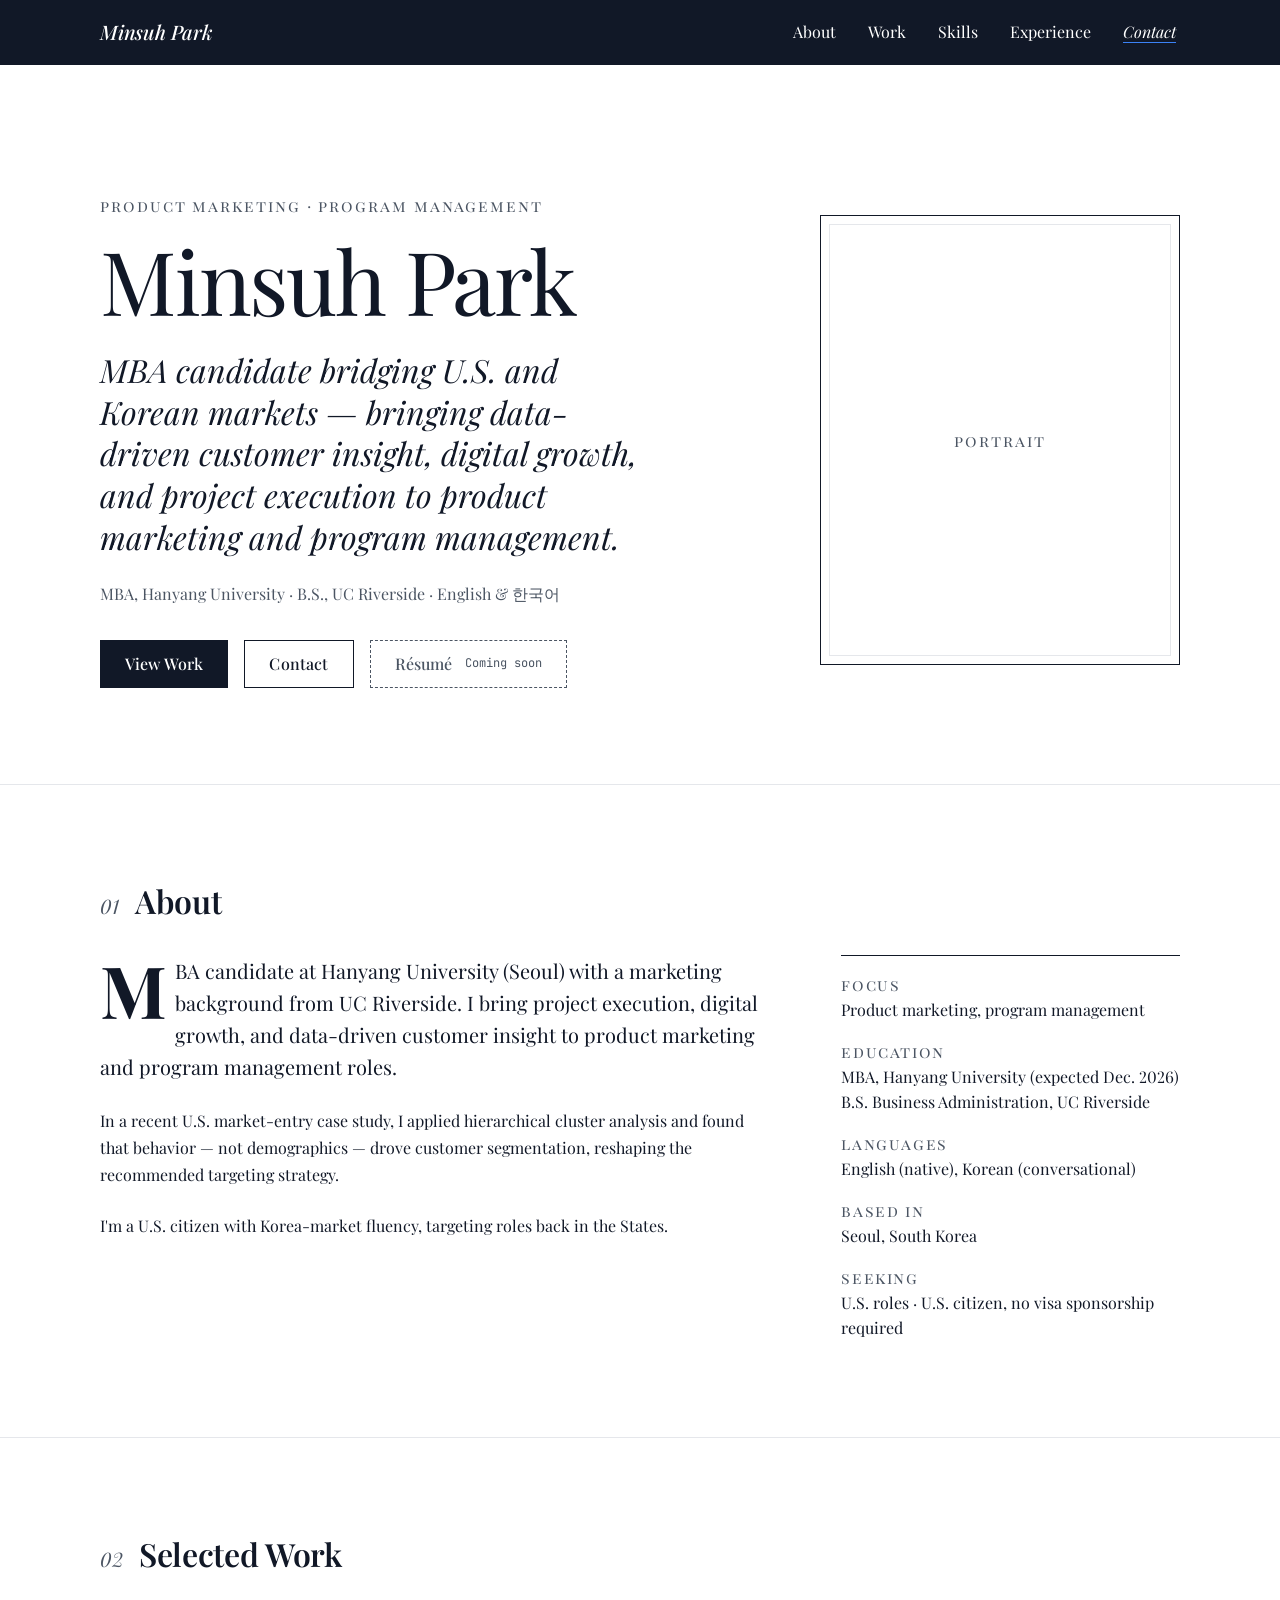
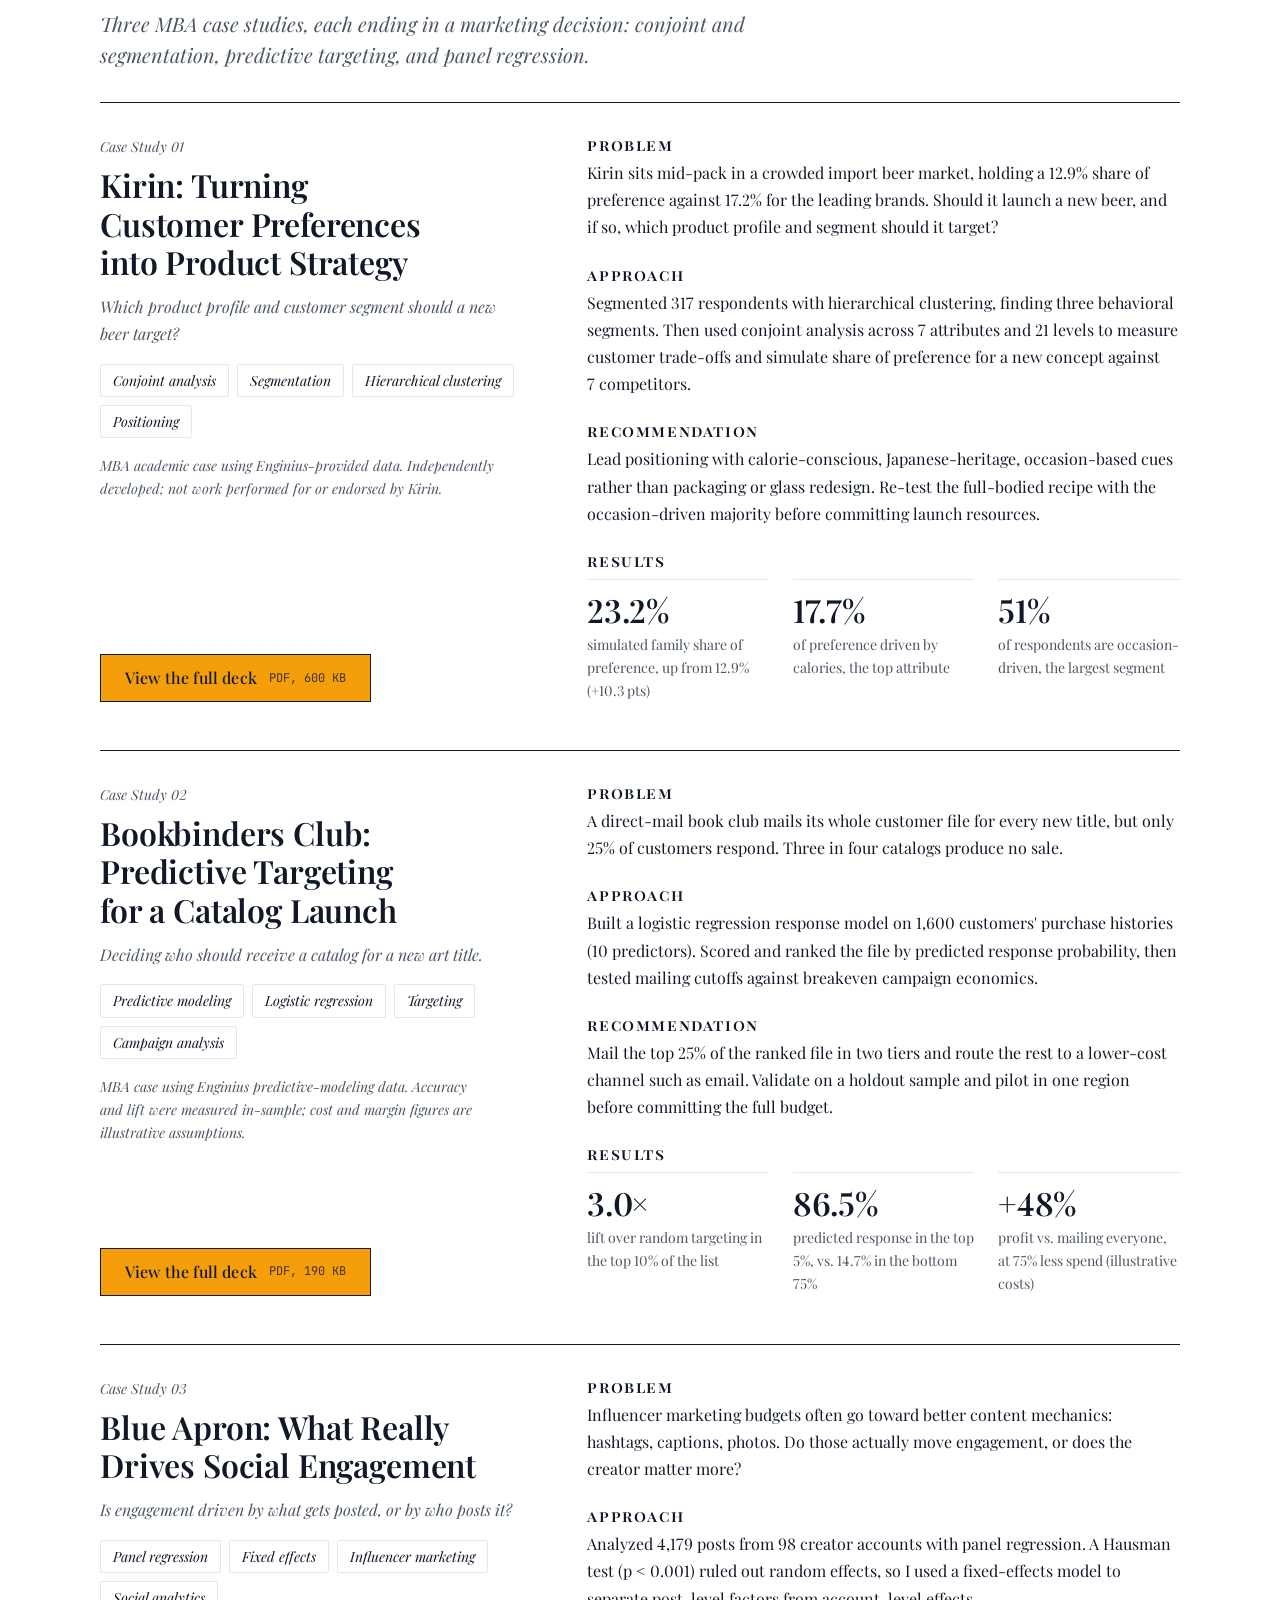
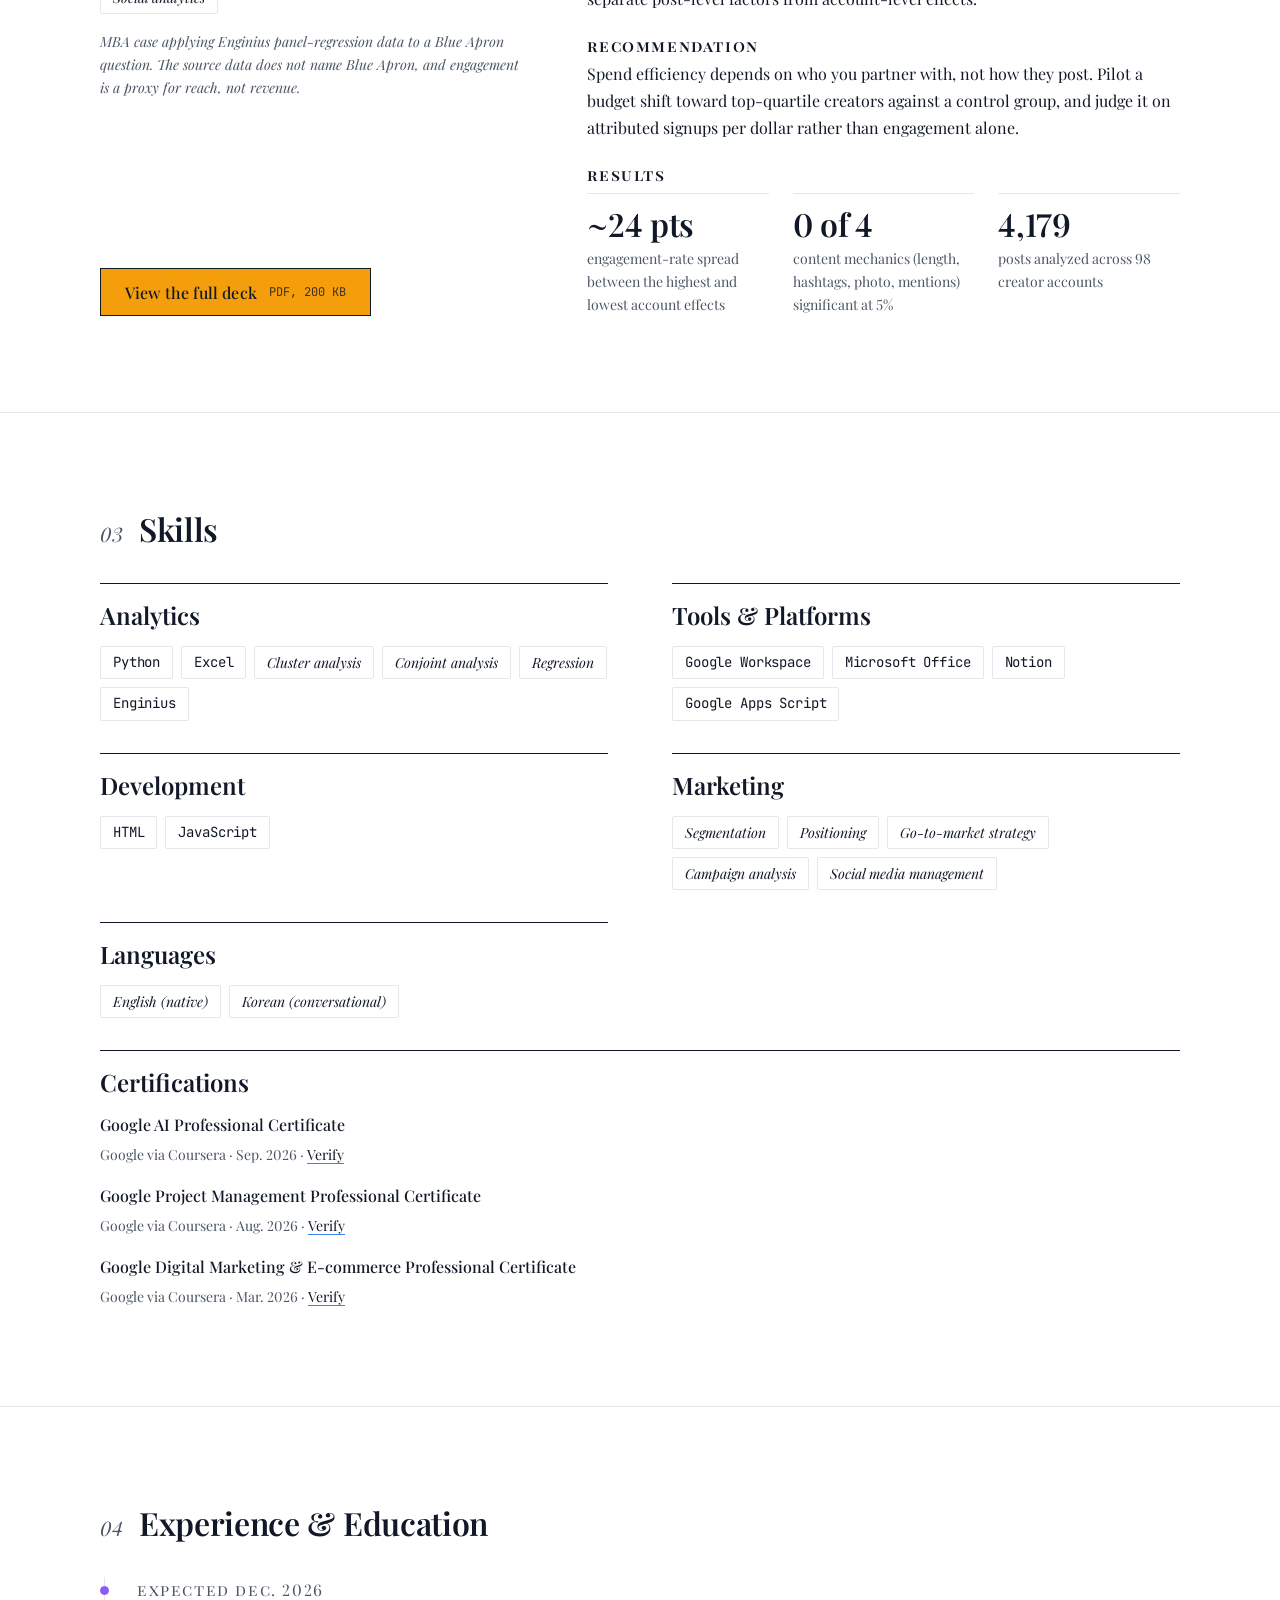
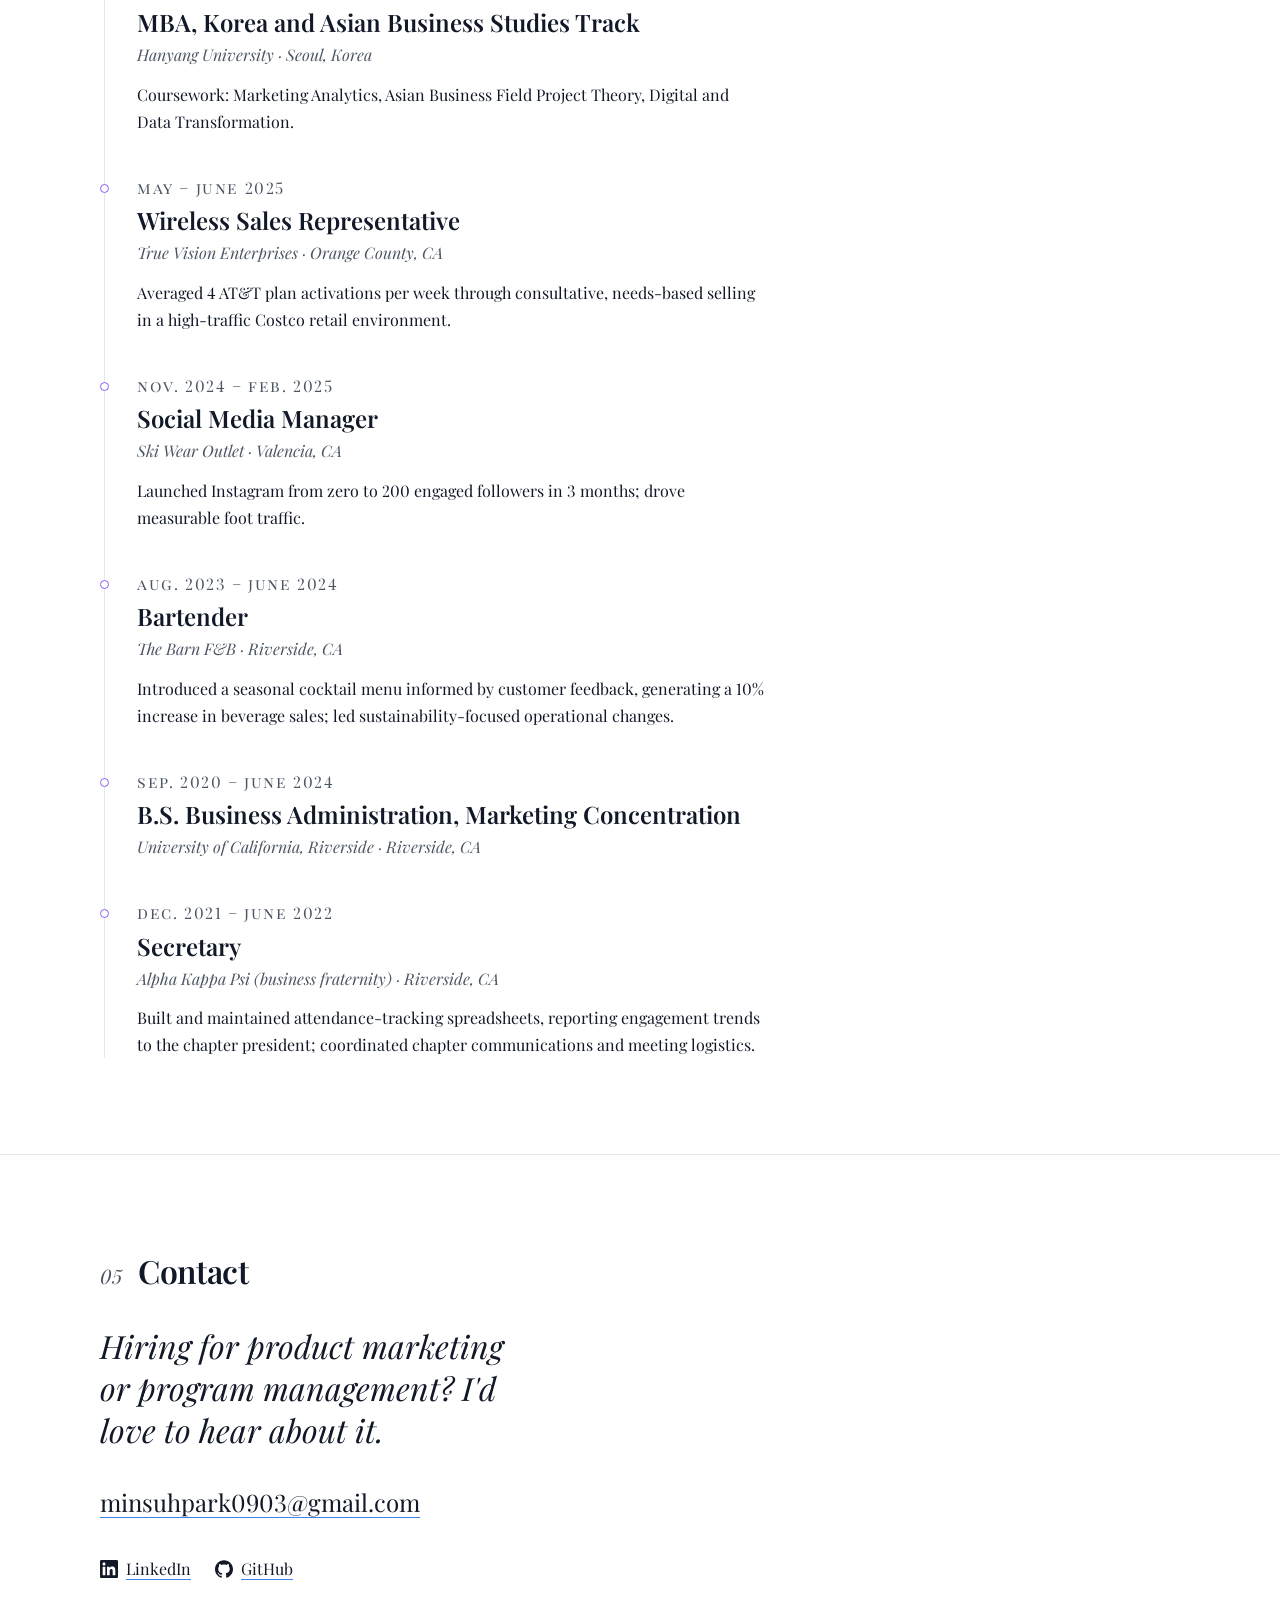
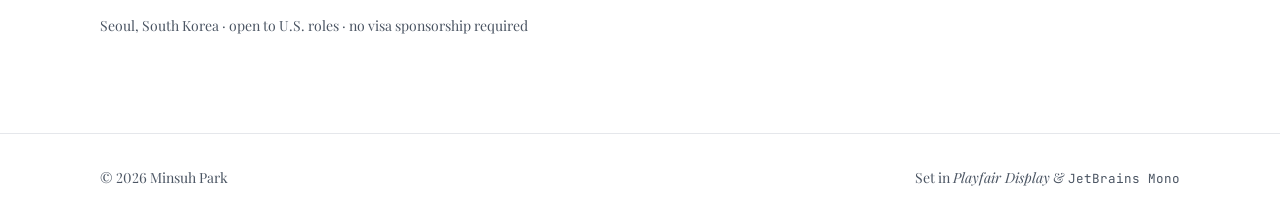
<file: index.html>
<!doctype html>
<html lang="en">
<head>
  <meta charset="utf-8">
  <meta name="viewport" content="width=device-width, initial-scale=1">

  <!-- Mark that JS is available before first paint (used to collapse the mobile menu without a flash). -->
  <script>document.documentElement.classList.add("js");</script>

  <title>Minsuh Park — Product Marketing &amp; Program Management</title>
  <meta name="description" content="Minsuh Park is an MBA candidate at Hanyang University (Seoul) with a B.S. in Business Administration from UC Riverside, pursuing product marketing and program management roles in the U.S.">
  <meta name="author" content="Minsuh Park">
  <meta name="theme-color" content="#111827">
  <meta name="color-scheme" content="light">

  <!-- TODO: If you move the site (custom domain or a different repo name), update every URL below. -->
  <link rel="canonical" href="https://minsuh-park.github.io/portfolio/">

  <!-- Open Graph / social previews -->
  <meta property="og:type" content="website">
  <meta property="og:site_name" content="Minsuh Park">
  <meta property="og:title" content="Minsuh Park — Product Marketing &amp; Program Management">
  <meta property="og:description" content="MBA candidate bridging U.S. and Korean markets — bringing data-driven customer insight, digital growth, and project execution to product marketing and program management.">
  <meta property="og:url" content="https://minsuh-park.github.io/portfolio/">
  <meta property="og:locale" content="en_US">
  <!-- TODO: Add a 1200×630 PNG preview at assets/og-image.png, then uncomment the two lines below. -->
  <!-- <meta property="og:image" content="https://minsuh-park.github.io/portfolio/assets/og-image.png"> -->
  <!-- <meta property="og:image:alt" content="Minsuh Park — Product Marketing & Program Management"> -->
  <meta name="twitter:card" content="summary">
  <meta name="twitter:title" content="Minsuh Park — Product Marketing &amp; Program Management">
  <meta name="twitter:description" content="MBA candidate bridging U.S. and Korean markets — bringing data-driven customer insight, digital growth, and project execution to product marketing and program management.">

  <link rel="icon" href="favicon.svg" type="image/svg+xml">

  <!-- Fonts: Playfair Display (display + text) and JetBrains Mono (technical tags) -->
  <link rel="preconnect" href="https://fonts.googleapis.com">
  <link rel="preconnect" href="https://fonts.gstatic.com" crossorigin>
  <link rel="stylesheet" href="https://fonts.googleapis.com/css2?family=JetBrains+Mono:wght@400;500&family=Playfair+Display:ital,wght@0,400..900;1,400..900&display=swap">

  <!-- TODO: When you change CSS or JS, bump every "?v=" number (here, at the bottom of this file, and in 404.html) so browsers fetch the new files instead of a cached copy. -->
  <link rel="stylesheet" href="css/styles.css?v=17">

  <script type="application/ld+json">
  {
    "@context": "https://schema.org",
    "@type": "Person",
    "name": "Minsuh Park",
    "url": "https://minsuh-park.github.io/portfolio/",
    "jobTitle": "MBA Candidate, Hanyang University",
    "alumniOf": [
      { "@type": "CollegeOrUniversity", "name": "University of California, Riverside" },
      { "@type": "CollegeOrUniversity", "name": "Hanyang University" }
    ],
    "knowsLanguage": ["en", "ko"],
    "sameAs": [
      "https://www.linkedin.com/in/minsuhppark/",
      "https://github.com/minsuh-park"
    ]
  }
  </script>
</head>
<body>
  <a class="skip-link" href="#main">Skip to content</a>

  <header class="site-header">
    <div class="container site-header__inner">
      <a class="wordmark" href="#top" aria-label="Minsuh Park, back to top">Minsuh Park</a>

      <button class="nav-toggle" type="button" aria-expanded="false" aria-controls="site-nav">
        <span class="nav-toggle__label">Menu</span>
      </button>

      <nav id="site-nav" class="site-nav" aria-label="Primary">
        <ul class="site-nav__list">
          <li><a href="#about">About</a></li>
          <li><a href="#work">Work</a></li>
          <li><a href="#skills">Skills</a></li>
          <li><a href="#experience">Experience</a></li>
          <li><a href="#contact">Contact</a></li>
        </ul>
      </nav>
    </div>
  </header>

  <main id="main" tabindex="-1">

    <!-- ============================== HERO ============================== -->
    <section id="top" class="hero" aria-labelledby="hero-title">
      <div class="container hero__grid">
        <div class="hero__text">
          <p class="eyebrow">Product Marketing <span aria-hidden="true">·</span> Program Management</p>
          <h1 id="hero-title" class="hero__title">Minsuh Park</h1>
          <p class="hero__dek">MBA candidate bridging U.S. and Korean markets — bringing data-driven customer insight, digital growth, and project execution to product marketing and program management.</p>
          <p class="hero__meta">
            MBA, Hanyang University <span aria-hidden="true">·</span>
            B.S., UC Riverside <span aria-hidden="true">·</span>
            English &amp; <span lang="ko">한국어</span>
          </p>
          <div class="hero__actions">
            <a class="btn btn--solid" href="#work">View Work</a>
            <a class="btn btn--outline" href="#contact">Contact</a>
            <!--
              TODO: Résumé. Save the PDF as assets/Minsuh_Park_Resume.pdf, then replace the <span> below with:
              <a class="btn btn--outline" href="assets/Minsuh_Park_Resume.pdf" download>Download résumé <span class="btn__meta">PDF</span></a>
            -->
            <span class="btn btn--disabled" aria-disabled="true">Résumé <span class="btn__meta">Coming soon</span></span>
          </div>
        </div>

        <figure class="portrait">
          <div class="portrait__frame">
            <!--
              TODO: Add your photo. Save it as assets/portrait.jpg (portrait orientation,
              4:5 ratio, at least 800×1000px), then replace the <span> line below with:
              <img src="assets/portrait.jpg" alt="Portrait of Minsuh Park" width="800" height="1000">
            -->
            <span class="portrait__placeholder" aria-hidden="true">Portrait</span>
          </div>
        </figure>
      </div>
    </section>

    <!-- ============================== ABOUT ============================== -->
    <section id="about" class="section" aria-labelledby="about-title">
      <div class="container">
        <header class="section-head">
          <span class="section-head__num" aria-hidden="true">01</span>
          <h2 id="about-title">About</h2>
        </header>

        <div class="about">
          <div class="about__body prose">
            <p class="lead">MBA candidate at Hanyang University (Seoul) with a marketing background from UC Riverside. I bring project execution, digital growth, and data-driven customer insight to product marketing and program management roles.</p>
            <p>In a recent U.S. market-entry case study, I applied hierarchical cluster analysis and found that behavior — not demographics — drove customer segmentation, reshaping the recommended targeting strategy.</p>
            <p>I'm a U.S. citizen with Korea-market fluency, targeting roles back in the States.</p>
          </div>

          <aside class="about__aside" aria-label="At a glance">
            <dl class="facts">
              <div><dt>Focus</dt><dd>Product marketing, program management</dd></div>
              <div><dt>Education</dt><dd>MBA, Hanyang University (expected Dec. 2026)<br>B.S. Business Administration, UC Riverside</dd></div>
              <div><dt>Languages</dt><dd>English (native), Korean (conversational)</dd></div>
              <div><dt>Based in</dt><dd>Seoul, South Korea</dd></div>
              <div><dt>Seeking</dt><dd>U.S. roles · U.S. citizen, no visa sponsorship required</dd></div>
            </dl>
          </aside>
        </div>
      </div>
    </section>

    <!-- ============================== WORK ============================== -->
    <section id="work" class="section" aria-labelledby="work-title">
      <div class="container">
        <header class="section-head">
          <span class="section-head__num" aria-hidden="true">02</span>
          <h2 id="work-title">Selected Work</h2>
        </header>
        <p class="section-intro">Three MBA case studies, each ending in a marketing decision: conjoint and segmentation, predictive targeting, and panel regression.</p>

        <!-- Project cards are rendered from js/data.js. TODO: Edit your projects there, not here. -->
        <div id="projects" class="projects"></div>
        <noscript>
          <p class="section-intro">Please enable JavaScript to view the case studies, or <a href="#contact">get in touch</a> and I'll send them over.</p>
        </noscript>
      </div>
    </section>

    <!-- ============================== SKILLS ============================== -->
    <section id="skills" class="section" aria-labelledby="skills-title">
      <div class="container">
        <header class="section-head">
          <span class="section-head__num" aria-hidden="true">03</span>
          <h2 id="skills-title">Skills</h2>
        </header>

        <!-- Use class "badge badge--mono" for software and code; plain "badge" for methods. -->
        <div class="skills">
          <div class="skill-group">
            <h3>Analytics</h3>
            <ul class="badges">
              <li class="badge badge--mono">Python</li>
              <li class="badge badge--mono">Excel</li>
              <li class="badge">Cluster analysis</li>
              <li class="badge">Conjoint analysis</li>
              <li class="badge">Regression</li>
              <li class="badge badge--mono">Enginius</li>
            </ul>
          </div>
          <div class="skill-group">
            <h3>Tools &amp; Platforms</h3>
            <ul class="badges">
              <li class="badge badge--mono">Google Workspace</li>
              <li class="badge badge--mono">Microsoft Office</li>
              <li class="badge badge--mono">Notion</li>
              <li class="badge badge--mono">Google Apps Script</li>
            </ul>
          </div>
          <div class="skill-group">
            <h3>Development</h3>
            <ul class="badges">
              <li class="badge badge--mono">HTML</li>
              <li class="badge badge--mono">JavaScript</li>
            </ul>
          </div>
          <div class="skill-group">
            <h3>Marketing</h3>
            <ul class="badges">
              <li class="badge">Segmentation</li>
              <li class="badge">Positioning</li>
              <li class="badge">Go-to-market strategy</li>
              <li class="badge">Campaign analysis</li>
              <li class="badge">Social media management</li>
            </ul>
          </div>
          <div class="skill-group">
            <h3>Languages</h3>
            <ul class="badges">
              <li class="badge">English (native)</li>
              <li class="badge">Korean (conversational)</li>
            </ul>
          </div>
          <div class="skill-group skill-group--wide">
            <h3>Certifications</h3>
            <!-- "Verify" opens Coursera's official verification page for each certificate. Newest first. -->
            <ul class="certs">
              <li class="cert">
                <p class="cert__title">Google AI Professional Certificate</p>
                <p class="cert__meta">Google via Coursera <span aria-hidden="true">·</span> <time datetime="2026-09">Sep. 2026</time> <span aria-hidden="true">·</span> <a href="https://coursera.org/verify/professional-cert/HJYJG1BG2DRU" aria-label="Verify Google AI certificate on Coursera">Verify</a></p>
              </li>
              <li class="cert">
                <p class="cert__title">Google Project Management Professional Certificate</p>
                <p class="cert__meta">Google via Coursera <span aria-hidden="true">·</span> <time datetime="2026-08">Aug. 2026</time> <span aria-hidden="true">·</span> <a href="https://coursera.org/verify/professional-cert/1S9LH8ZTYSX2" aria-label="Verify Google Project Management certificate on Coursera">Verify</a></p>
              </li>
              <li class="cert">
                <p class="cert__title">Google Digital Marketing &amp; E-commerce Professional Certificate</p>
                <p class="cert__meta">Google via Coursera <span aria-hidden="true">·</span> <time datetime="2026-03">Mar. 2026</time> <span aria-hidden="true">·</span> <a href="https://coursera.org/verify/professional-cert/EYVK1412E1H7" aria-label="Verify Google Digital Marketing &amp; E-commerce certificate on Coursera">Verify</a></p>
              </li>
            </ul>
          </div>
        </div>
      </div>
    </section>

    <!-- ======================= EXPERIENCE & EDUCATION ======================= -->
    <section id="experience" class="section" aria-labelledby="experience-title">
      <div class="container">
        <header class="section-head">
          <span class="section-head__num" aria-hidden="true">04</span>
          <h2 id="experience-title">Experience &amp; Education</h2>
        </header>

        <ol class="timeline">
          <li class="timeline__item timeline__item--current">
            <p class="timeline__date">Expected <time datetime="2026-12">Dec. 2026</time></p>
            <h3 class="timeline__title">MBA, Korea and Asian Business Studies Track</h3>
            <p class="timeline__org">Hanyang University · Seoul, Korea</p>
            <p>Coursework: Marketing Analytics, Asian Business Field Project Theory, Digital and Data Transformation.</p>
          </li>
          <li class="timeline__item">
            <p class="timeline__date"><time datetime="2025-05">May</time> – <time datetime="2025-06">June 2025</time></p>
            <h3 class="timeline__title">Wireless Sales Representative</h3>
            <p class="timeline__org">True Vision Enterprises · Orange County, CA</p>
            <p>Averaged 4 AT&amp;T plan activations per week through consultative, needs-based selling in a high-traffic Costco retail environment.</p>
          </li>
          <li class="timeline__item">
            <p class="timeline__date"><time datetime="2024-11">Nov. 2024</time> – <time datetime="2025-02">Feb. 2025</time></p>
            <h3 class="timeline__title">Social Media Manager</h3>
            <p class="timeline__org">Ski Wear Outlet · Valencia, CA</p>
            <p>Launched Instagram from zero to 200 engaged followers in 3 months; drove measurable foot traffic.</p>
          </li>
          <li class="timeline__item">
            <p class="timeline__date"><time datetime="2023-08">Aug. 2023</time> – <time datetime="2024-06">June 2024</time></p>
            <h3 class="timeline__title">Bartender</h3>
            <p class="timeline__org">The Barn F&amp;B · Riverside, CA</p>
            <p>Introduced a seasonal cocktail menu informed by customer feedback, generating a 10% increase in beverage sales; led sustainability-focused operational changes.</p>
          </li>
          <li class="timeline__item">
            <p class="timeline__date"><time datetime="2020-09">Sep. 2020</time> – <time datetime="2024-06">June 2024</time></p>
            <h3 class="timeline__title">B.S. Business Administration, Marketing Concentration</h3>
            <p class="timeline__org">University of California, Riverside · Riverside, CA</p>
          </li>
          <li class="timeline__item">
            <p class="timeline__date"><time datetime="2021-12">Dec. 2021</time> – <time datetime="2022-06">June 2022</time></p>
            <h3 class="timeline__title">Secretary</h3>
            <p class="timeline__org">Alpha Kappa Psi (business fraternity) · Riverside, CA</p>
            <p>Built and maintained attendance-tracking spreadsheets, reporting engagement trends to the chapter president; coordinated chapter communications and meeting logistics.</p>
          </li>
        </ol>
      </div>
    </section>

    <!-- ============================== CONTACT ============================== -->
    <section id="contact" class="section section--contact" aria-labelledby="contact-title">
      <div class="container">
        <header class="section-head">
          <span class="section-head__num" aria-hidden="true">05</span>
          <h2 id="contact-title">Contact</h2>
        </header>

        <p class="contact__statement">Hiring for product marketing or program management? I'd love to hear about it.</p>

        <p class="contact__email">
          <a href="mailto:minsuhpark0903@gmail.com">minsuhpark0903@gmail.com</a>
        </p>

        <ul class="contact__links">
          <li><a class="contact__link" href="https://www.linkedin.com/in/minsuhppark/" rel="me"><svg class="icon" viewBox="0 0 24 24" width="18" height="18" aria-hidden="true" focusable="false"><path fill="currentColor" d="M20.447 20.452h-3.554v-5.569c0-1.328-.027-3.037-1.852-3.037-1.853 0-2.136 1.445-2.136 2.939v5.667H9.351V9h3.414v1.561h.046c.477-.9 1.637-1.85 3.37-1.85 3.601 0 4.267 2.37 4.267 5.455v6.286zM5.337 7.433c-1.144 0-2.063-.926-2.063-2.065 0-1.138.92-2.063 2.063-2.063 1.14 0 2.064.925 2.064 2.063 0 1.139-.925 2.065-2.064 2.065zm1.782 13.019H3.555V9h3.564v11.452zM22.225 0H1.771C.792 0 0 .774 0 1.729v20.542C0 23.227.792 24 1.771 24h20.451C23.2 24 24 23.227 24 22.271V1.729C24 .774 23.2 0 22.222 0h.003z"/></svg><span>LinkedIn</span></a></li>
          <li><a class="contact__link" href="https://github.com/minsuh-park" rel="me"><svg class="icon" viewBox="0 0 24 24" width="18" height="18" aria-hidden="true" focusable="false"><path fill="currentColor" d="M12 .297c-6.63 0-12 5.373-12 12 0 5.303 3.438 9.8 8.205 11.385.6.113.82-.258.82-.577 0-.285-.01-1.04-.015-2.04-3.338.724-4.042-1.61-4.042-1.61C4.422 18.07 3.633 17.7 3.633 17.7c-1.087-.744.084-.729.084-.729 1.205.084 1.838 1.236 1.838 1.236 1.07 1.835 2.809 1.305 3.495.998.108-.776.417-1.305.76-1.605-2.665-.3-5.466-1.332-5.466-5.93 0-1.31.465-2.38 1.235-3.22-.135-.303-.54-1.523.105-3.176 0 0 1.005-.322 3.3 1.23.96-.267 1.98-.399 3-.405 1.02.006 2.04.138 3 .405 2.28-1.552 3.285-1.23 3.285-1.23.645 1.653.24 2.873.12 3.176.765.84 1.23 1.91 1.23 3.22 0 4.61-2.805 5.625-5.475 5.92.42.36.81 1.096.81 2.22 0 1.606-.015 2.896-.015 3.286 0 .315.21.69.825.57C20.565 22.092 24 17.592 24 12.297c0-6.627-5.373-12-12-12"/></svg><span>GitHub</span></a></li>
          <!-- TODO: Optional, link a résumé PDF, e.g. <li><a href="assets/resume.pdf">Résumé (PDF)</a></li> -->
        </ul>

        <p class="contact__location">Seoul, South Korea <span aria-hidden="true">·</span> open to U.S. roles <span aria-hidden="true">·</span> no visa sponsorship required</p>
      </div>
    </section>
  </main>

  <footer class="site-footer">
    <div class="container site-footer__inner">
      <p>© <span id="year">2026</span> Minsuh Park</p>
      <p class="site-footer__colophon">Set in <em>Playfair Display</em> &amp; <span class="mono">JetBrains Mono</span></p>
    </div>
  </footer>

  <script src="js/data.js?v=17"></script>
  <script src="js/main.js?v=17"></script>
</body>
</html>
</file>
<file: css/styles.css>
/* ==========================================================================
   Minsuh Park — Portfolio
   "Refined" editorial design system
   Typography carries the hierarchy; color is reserved for interaction.
   ========================================================================== */

/* ---------- Design tokens ---------- */
:root {
  /* Typefaces */
  --font-serif: "Playfair Display", Georgia, "Times New Roman", serif;
  --font-mono: "JetBrains Mono", ui-monospace, SFMono-Regular, Menlo, Consolas, monospace;

  /* Type scale: 12 / 14 / 16 / 20 / 24 / 32 (+ one fluid display size for the hero name) */
  --text-12: 0.75rem;
  --text-14: 0.875rem;
  --text-16: 1rem;
  --text-20: 1.25rem;
  --text-24: 1.5rem;
  --text-32: 2rem;
  --text-display: clamp(3rem, 1.75rem + 6vw, 5.5rem);

  /* Line heights: small serif text gets extra leading */
  --leading-tight: 1.15;
  --leading-heading: 1.25;
  --leading-body: 1.7;
  --leading-small: 1.65;

  /* Color — used sparingly */
  --color-primary: #3B82F6;   /* links + key interactive elements */
  --color-secondary: #8B5CF6; /* sparing accents */
  --color-success: #16A34A;   /* feedback only */
  --color-warning: #D97706;   /* feedback only */
  --color-danger: #DC2626;    /* feedback only */
  --color-accent: #F59E0B;    /* "View the full deck" buttons; pair with ink text (8:1) */
  --color-surface: #FFFFFF;
  --color-text: #111827;
  --color-muted: #4B5563;     /* 7.6:1 on white, AA at every size */
  --color-rule: #E5E7EB;      /* hairlines */

  /* Spacing: 4px base unit */
  --space-1: 4px;
  --space-2: 8px;
  --space-3: 12px;
  --space-4: 16px;
  --space-5: 24px;
  --space-6: 32px;
  --section-gap: calc(var(--space-6) * 2);   /* 64px on mobile */

  /* Measures */
  --measure: 66ch;
  --wide: 1080px;
  --gutter: var(--space-4);
  --header-h: 64px;
}

@media (min-width: 768px) {
  :root {
    --section-gap: calc(var(--space-6) * 3); /* 96px */
    --gutter: var(--space-6);
  }
}

/* ---------- Reset & base ---------- */
*,
*::before,
*::after {
  box-sizing: border-box;
}

html {
  color-scheme: light;
  -webkit-text-size-adjust: 100%;
  text-size-adjust: 100%;
}

@media (prefers-reduced-motion: no-preference) {
  html {
    scroll-behavior: smooth;
  }
}

body {
  margin: 0;
  background: var(--color-surface);
  color: var(--color-text);
  font-family: var(--font-serif);
  font-size: var(--text-16);
  font-weight: 400;
  line-height: var(--leading-body);
  font-variant-numeric: lining-nums;
  text-rendering: optimizeLegibility;
  -webkit-font-smoothing: antialiased;
}

h1, h2, h3, h4, p, ul, ol, dl, dd, figure {
  margin: 0;
}

ul[class],
ol[class] {
  list-style: none;
  padding: 0;
}

img,
svg {
  display: block;
  max-width: 100%;
  height: auto;
}

h1, h2, h3, h4 {
  font-family: var(--font-serif);
  line-height: var(--leading-heading);
  text-wrap: balance;
}

p {
  text-wrap: pretty;
}

em {
  font-style: italic;
}

.mono {
  font-family: var(--font-mono);
  font-size: 0.9em;
}

/* Sections land below the sticky header */
section[id] {
  scroll-margin-top: var(--header-h);
}

main:focus,
h1[tabindex="-1"]:focus,
h2[tabindex="-1"]:focus {
  outline: none;
}

/* ---------- Links & focus (every interactive element) ---------- */
a {
  color: inherit;
  text-decoration-line: underline;
  text-decoration-color: var(--color-primary);
  text-decoration-thickness: 1px;
  text-underline-offset: 0.22em;
  transition: text-decoration-thickness 0.15s ease, color 0.15s ease;
}

a:hover {
  text-decoration-thickness: 2px;
}

a:active {
  color: var(--color-muted);
}

:focus-visible {
  outline: 2px solid var(--color-primary);
  outline-offset: 3px;
  border-radius: 2px;
}

.skip-link {
  position: absolute;
  left: var(--space-4);
  top: -100px;
  z-index: 100;
  padding: var(--space-2) var(--space-4);
  background: var(--color-text);
  color: var(--color-surface);
  text-decoration: none;
}

.skip-link:focus {
  top: var(--space-4);
}

/* ---------- Layout ---------- */
.container {
  width: 100%;
  max-width: calc(var(--wide) + var(--gutter) * 2);
  margin-inline: auto;
  padding-inline: var(--gutter);
}

.section {
  padding-block: var(--section-gap);
  border-top: 1px solid var(--color-rule);
}

/* ---------- Header & navigation ---------- */
.site-header {
  position: sticky;
  top: 0;
  z-index: 50;
  /* Inverted: ink background, paper-white text */
  background: var(--color-text);
  color: var(--color-surface);
  border-bottom: 1px solid var(--color-text);
}

.site-header a:active {
  color: #D1D5DB; /* stays legible on the dark header */
}

.site-header__inner {
  display: flex;
  flex-wrap: wrap;
  align-items: center;
  justify-content: space-between;
  min-height: var(--header-h);
  column-gap: var(--space-5);
}

.wordmark {
  font-size: var(--text-20);
  font-style: italic;
  font-weight: 500;
  letter-spacing: -0.01em;
  text-decoration: none;
  padding-block: var(--space-2);
}

.wordmark:hover {
  text-decoration-line: underline;
}

.nav-toggle {
  display: none;
  font: inherit;
  font-size: var(--text-16);
  color: var(--color-surface);
  background: transparent;
  border: 1px solid var(--color-surface);
  border-radius: 0;
  min-height: 44px;
  padding: var(--space-2) var(--space-4);
  cursor: pointer;
  transition: background-color 0.15s ease, color 0.15s ease;
}

.nav-toggle:hover {
  background: var(--color-surface);
  color: var(--color-text);
}

.nav-toggle:active {
  transform: translateY(1px);
}

.site-nav__list {
  display: flex;
  flex-wrap: wrap;
  gap: var(--space-1) var(--space-5);
}

.site-nav a {
  display: inline-block;
  padding: var(--space-2) var(--space-1);
  font-size: var(--text-16);
  text-decoration-color: transparent;
}

.site-nav a:hover {
  text-decoration-color: var(--color-primary);
}

.site-nav a[aria-current="true"] {
  font-style: italic;
  text-decoration-color: var(--color-primary);
}

/* Mobile menu: only collapses when JS is available to open it */
@media (max-width: 767px) {
  .js .nav-toggle {
    display: inline-flex;
    align-items: center;
  }

  .js .site-nav {
    display: none;
    flex-basis: 100%;
    padding-bottom: var(--space-4);
  }

  .js .site-nav[data-open="true"] {
    display: block;
  }

  .js .site-nav__list {
    flex-direction: column;
    gap: 0;
  }

  .js .site-nav a {
    display: block;
    padding: var(--space-3) 0;
    font-size: var(--text-20);
    border-bottom: 1px solid rgba(255, 255, 255, 0.15);
  }

  /* Without JS the nav simply wraps below the wordmark */
  .site-nav {
    padding-bottom: var(--space-2);
  }
}

/* ---------- Buttons ---------- */
.btn {
  display: inline-flex;
  align-items: center;
  justify-content: center;
  min-height: 48px;
  padding: var(--space-3) var(--space-5);
  border: 1px solid var(--color-text);
  font-family: var(--font-serif);
  font-size: var(--text-16);
  font-weight: 500;
  letter-spacing: 0.01em;
  line-height: 1.2;
  text-decoration: none;
  cursor: pointer;
  transition: background-color 0.2s ease, color 0.2s ease;
}

.btn--solid {
  background: var(--color-text);
  color: var(--color-surface);
}

.btn--solid:hover {
  background: var(--color-surface);
  color: var(--color-text);
}

.btn--outline {
  background: transparent;
  color: var(--color-text);
}

.btn--outline:hover {
  background: var(--color-text);
  color: var(--color-surface);
}

.btn:active {
  transform: translateY(1px);
}

/* Small mono label inside a button, e.g. "PDF" or "Coming soon" */
.btn__meta {
  margin-left: var(--space-3);
  font-family: var(--font-mono);
  font-size: var(--text-12);
  font-weight: 400;
  letter-spacing: 0;
}

/* Placeholder button: not a link, no hover or press effect */
.btn--disabled {
  color: var(--color-muted);
  border-color: var(--color-muted);
  border-style: dashed;
  background: transparent;
  cursor: default;
}

.btn--disabled:active {
  transform: none;
}

.btn:focus-visible {
  outline-offset: 4px;
}

/* ---------- Typographic helpers ---------- */
.eyebrow {
  font-size: var(--text-16); /* small caps render at roughly 14px visually */
  line-height: var(--leading-small);
  font-variant-caps: all-small-caps;
  letter-spacing: 0.12em;
  color: var(--color-muted);
}

.section-head {
  display: flex;
  align-items: baseline;
  gap: var(--space-4);
  margin-bottom: var(--space-6);
}

.section-head__num {
  font-size: var(--text-20);
  font-style: italic;
  font-weight: 400;
  color: var(--color-muted);
}

.section-head h2 {
  font-size: var(--text-32);
  font-weight: 600;
  letter-spacing: -0.01em;
}

.section-intro {
  max-width: var(--measure);
  margin-bottom: var(--space-6);
  font-size: var(--text-20);
  font-style: italic;
  line-height: 1.55;
  color: var(--color-muted);
}

.prose {
  max-width: var(--measure);
}

.prose > * + * {
  margin-top: var(--space-5);
}

/* ---------- Hero ---------- */
.hero {
  padding-block: calc(var(--section-gap) + var(--space-6)) var(--section-gap);
}

.hero__grid {
  display: grid;
  gap: calc(var(--space-6) * 2);
}

.hero__title {
  margin-top: var(--space-4);
  font-size: var(--text-display);
  font-weight: 400;
  line-height: 1.02;
  letter-spacing: -0.025em;
}

.hero__dek {
  max-width: 30ch;
  margin-top: var(--space-5);
  font-size: var(--text-24);
  font-style: italic;
  line-height: 1.4;
}

.hero__meta {
  margin-top: var(--space-5);
  font-size: var(--text-14);
  line-height: var(--leading-small);
  color: var(--color-muted);
}

.hero__actions {
  display: flex;
  flex-wrap: wrap;
  gap: var(--space-4);
  margin-top: var(--space-6);
}

@media (min-width: 900px) {
  /* Text left, portrait right, vertically centred */
  .hero__grid {
    grid-template-columns: minmax(0, 1fr) 320px;
    align-items: center;
  }

  .hero__grid .portrait {
    width: 100%;
    max-width: none;
  }
}

@media (min-width: 1100px) {
  .hero__grid {
    grid-template-columns: minmax(0, 1fr) 360px;
  }
}

@media (min-width: 768px) {
  .hero__dek {
    font-size: var(--text-32);
    line-height: 1.3;
  }

  .hero__meta {
    font-size: var(--text-16);
  }
}

/* ---------- About ---------- */
.about {
  display: grid;
  gap: var(--space-6);
}

.lead {
  font-size: var(--text-20);
  line-height: 1.6;
}

.lead::first-letter {
  float: left;
  margin: 0.06em var(--space-2) 0 0;
  font-size: 3.6em;
  font-weight: 700;
  line-height: 0.85;
}

/* Portrait: hairline ink frame with a narrow white mat, 4:5 ratio */
.portrait {
  max-width: 280px;
  margin: 0;
}

.portrait__frame {
  aspect-ratio: 4 / 5;
  padding: var(--space-2);
  border: 1px solid var(--color-text);
  background: var(--color-surface);
}

.portrait__frame img {
  display: block;
  width: 100%;
  height: 100%;
  object-fit: cover;
}

.portrait__placeholder {
  display: grid;
  place-items: center;
  width: 100%;
  height: 100%;
  border: 1px solid var(--color-rule);
  font-variant-caps: all-small-caps;
  letter-spacing: 0.12em;
  color: var(--color-muted);
}

.facts {
  display: grid;
  gap: var(--space-4);
  padding-top: var(--space-4);
  border-top: 1px solid var(--color-text);
}

.facts dt {
  font-variant-caps: all-small-caps;
  letter-spacing: 0.1em;
  color: var(--color-muted);
  line-height: var(--leading-small);
}

.facts dd {
  font-size: var(--text-16);
  line-height: 1.55;
}

@media (min-width: 900px) {
  .about {
    grid-template-columns: minmax(0, 2fr) minmax(0, 1fr);
    gap: calc(var(--space-6) * 2);
    align-items: start;
  }
}

/* ---------- Projects ---------- */
.projects {
  display: grid;
}

.project {
  display: grid;
  gap: var(--space-5);
  padding-block: var(--space-6);
  border-top: 1px solid var(--color-text);
}

.project:last-child {
  padding-bottom: 0;
}

.project__index {
  font-size: var(--text-14);
  font-style: italic;
  line-height: var(--leading-small);
  color: var(--color-muted);
}

.project__title {
  margin-top: var(--space-2);
  font-size: var(--text-24);
  font-weight: 600;
  letter-spacing: -0.005em;
}

.project__summary {
  margin-top: var(--space-3);
  font-style: italic;
  color: var(--color-muted);
}

.project__label {
  margin-bottom: var(--space-1);
  font-size: var(--text-16);
  font-weight: 600;
  font-variant-caps: all-small-caps;
  letter-spacing: 0.1em;
}

.project__details {
  display: grid;
  gap: var(--space-5);
}

.metrics {
  display: grid;
  grid-template-columns: repeat(auto-fit, minmax(140px, 1fr));
  gap: var(--space-4) var(--space-5);
  margin-top: var(--space-2);
}

.metric {
  padding-top: var(--space-3);
  border-top: 1px solid var(--color-rule);
}

.metric__value {
  display: block;
  font-size: var(--text-32);
  font-weight: 600;
  line-height: var(--leading-tight);
  letter-spacing: -0.01em;
}

.metric__label {
  display: block;
  margin-top: var(--space-1);
  font-size: var(--text-14);
  line-height: var(--leading-small);
  color: var(--color-muted);
}

.project .badges {
  margin-top: var(--space-4);
}

.project__note {
  margin-top: var(--space-4);
  font-size: var(--text-14);
  font-style: italic;
  line-height: var(--leading-small);
  color: var(--color-muted);
}

.project__intro {
  display: flex;
  flex-direction: column;
  align-items: flex-start;
}

.project__link {
  gap: var(--space-3);
  margin-top: var(--space-5);
}

/* Amber fill; hover inverts to ink like the other buttons */
.btn.project__link {
  background: var(--color-accent);
  border-color: var(--color-text); /* visible ink outline around the amber fill */
  color: var(--color-text);
}

.btn.project__link:hover {
  background: var(--color-text);
  border-color: var(--color-text);
  color: var(--color-surface);
}

.project__link-meta {
  font-family: var(--font-mono);
  font-size: var(--text-12);
  font-weight: 400;
  letter-spacing: 0;
  opacity: 0.8;
}

@media (min-width: 900px) {
  .project {
    grid-template-columns: minmax(0, 5fr) minmax(0, 7fr);
    gap: calc(var(--space-6) * 2);
    padding-block: var(--space-6) calc(var(--space-6) + var(--space-4));
  }

  .project__title {
    font-size: var(--text-32);
    line-height: 1.2;
  }

  /* Push the deck link to the bottom of the column, beside Results */
  .project__link {
    margin-top: auto;
  }

  .project__note {
    margin-bottom: var(--space-5);
  }
}

/* ---------- Skills & badges ---------- */
.skills {
  display: grid;
  gap: var(--space-6);
}

.skill-group {
  padding-top: var(--space-4);
  border-top: 1px solid var(--color-text);
}

.skill-group h3 {
  margin-bottom: var(--space-4);
  font-size: var(--text-24);
  font-weight: 600;
}

.badges {
  display: flex;
  flex-wrap: wrap;
  gap: var(--space-2);
}

.badge {
  padding: var(--space-1) var(--space-3);
  border: 1px solid var(--color-rule);
  border-radius: 2px;
  font-size: var(--text-14);
  font-style: italic;
  line-height: var(--leading-small);
}

.badge--mono {
  font-family: var(--font-mono);
  font-style: normal;
  font-size: var(--text-14);
  letter-spacing: -0.01em;
}

.certs {
  display: grid;
  gap: var(--space-4);
}

.cert__title {
  font-size: var(--text-16);
  font-weight: 500;
  line-height: 1.5;
}

.cert__meta {
  margin-top: var(--space-1);
  font-size: var(--text-14);
  line-height: var(--leading-small);
  color: var(--color-muted);
}

.cert__meta a {
  display: inline-block;
  padding-block: 2px;
  color: var(--color-text);
}

@media (min-width: 768px) {
  .skill-group--wide {
    grid-column: 1 / -1;
  }

  .skills {
    grid-template-columns: repeat(2, minmax(0, 1fr));
    gap: var(--space-6) calc(var(--space-6) * 2);
  }
}

/* ---------- Timeline ---------- */
.timeline {
  position: relative;
  max-width: var(--measure);
  margin-left: var(--space-1);
  border-left: 1px solid var(--color-rule);
}

.timeline__item {
  position: relative;
  padding-left: var(--space-6);
}

.timeline__item + .timeline__item {
  margin-top: var(--space-6);
  padding-top: var(--space-2);
}

.timeline__item::before {
  content: "";
  position: absolute;
  left: -5px;
  top: 0.55em;
  width: 9px;
  height: 9px;
  border: 1px solid var(--color-secondary);
  border-radius: 50%;
  background: var(--color-surface);
}

.timeline__item + .timeline__item::before {
  top: calc(0.55em + var(--space-2));
}

.timeline__item--current::before {
  background: var(--color-secondary);
}

.timeline__date {
  font-size: var(--text-16); /* small caps render at roughly 14px visually */
  line-height: var(--leading-small);
  font-variant-caps: all-small-caps;
  letter-spacing: 0.1em;
  color: var(--color-muted);
}

.timeline__title {
  margin-top: var(--space-1);
  font-size: var(--text-20);
  font-weight: 600;
}

.timeline__org {
  margin-top: var(--space-1);
  margin-bottom: var(--space-3);
  font-style: italic;
  color: var(--color-muted);
}

@media (min-width: 768px) {
  .timeline__title {
    font-size: var(--text-24);
  }
}

/* ---------- Contact ---------- */
.contact__statement {
  max-width: 24ch;
  font-size: var(--text-24);
  font-style: italic;
  line-height: 1.35;
}

.contact__email {
  margin-top: var(--space-6);
  font-size: var(--text-20);
  overflow-wrap: anywhere;
}

.contact__links {
  display: flex;
  flex-wrap: wrap;
  gap: var(--space-2) var(--space-5);
  margin-top: var(--space-5);
}

.contact__links a {
  display: inline-block;
  padding-block: var(--space-2);
}

/* Icon + label links: the icon stays undecorated, the label keeps the underline */
.contact__links .contact__link {
  display: inline-flex;
  align-items: center;
  gap: var(--space-2);
  text-decoration: none;
}

.contact__link span {
  text-decoration-line: underline;
  text-decoration-color: var(--color-primary);
  text-decoration-thickness: 1px;
  text-underline-offset: 0.22em;
}

.contact__link:hover span {
  text-decoration-thickness: 2px;
}

.icon {
  flex-shrink: 0;
  width: 18px;
  height: 18px;
}

.contact__location {
  margin-top: var(--space-5);
  font-size: var(--text-14);
  line-height: var(--leading-small);
  color: var(--color-muted);
}

@media (min-width: 768px) {
  .contact__statement {
    font-size: var(--text-32);
    line-height: 1.3;
  }

  .contact__email {
    font-size: var(--text-24);
  }
}

/* ---------- Footer ---------- */
.site-footer {
  border-top: 1px solid var(--color-rule);
  padding-block: var(--space-6);
  font-size: var(--text-14);
  line-height: var(--leading-small);
  color: var(--color-muted);
}

.site-footer__inner {
  display: flex;
  flex-wrap: wrap;
  justify-content: space-between;
  gap: var(--space-2) var(--space-5);
}

/* ---------- 404 page ---------- */
.not-found {
  min-height: calc(100vh - var(--header-h) - 120px);
  display: flex;
  align-items: center;
  padding-block: var(--section-gap);
}

.not-found__code {
  font-size: var(--text-display);
  font-style: italic;
  font-weight: 400;
  line-height: 1;
}

.not-found__title {
  margin-top: var(--space-5);
  font-size: var(--text-32);
  font-weight: 600;
}

.not-found p:not(.not-found__code) {
  max-width: 40ch;
  margin-top: var(--space-4);
  font-size: var(--text-20);
  line-height: 1.55;
  color: var(--color-muted);
}

.not-found .btn {
  margin-top: var(--space-6);
}

/* ---------- Forced colors / print ---------- */
@media (forced-colors: active) {
  .site-header {
    border-bottom-color: CanvasText;
  }

  .btn,
  .badge,
  .nav-toggle {
    border: 1px solid ButtonText;
  }
}

@media print {
  .site-header,
  .hero__actions,
  .skip-link {
    display: none;
  }

  .section {
    padding-block: var(--space-6);
  }

  a {
    text-decoration: none;
  }
}
</file>
